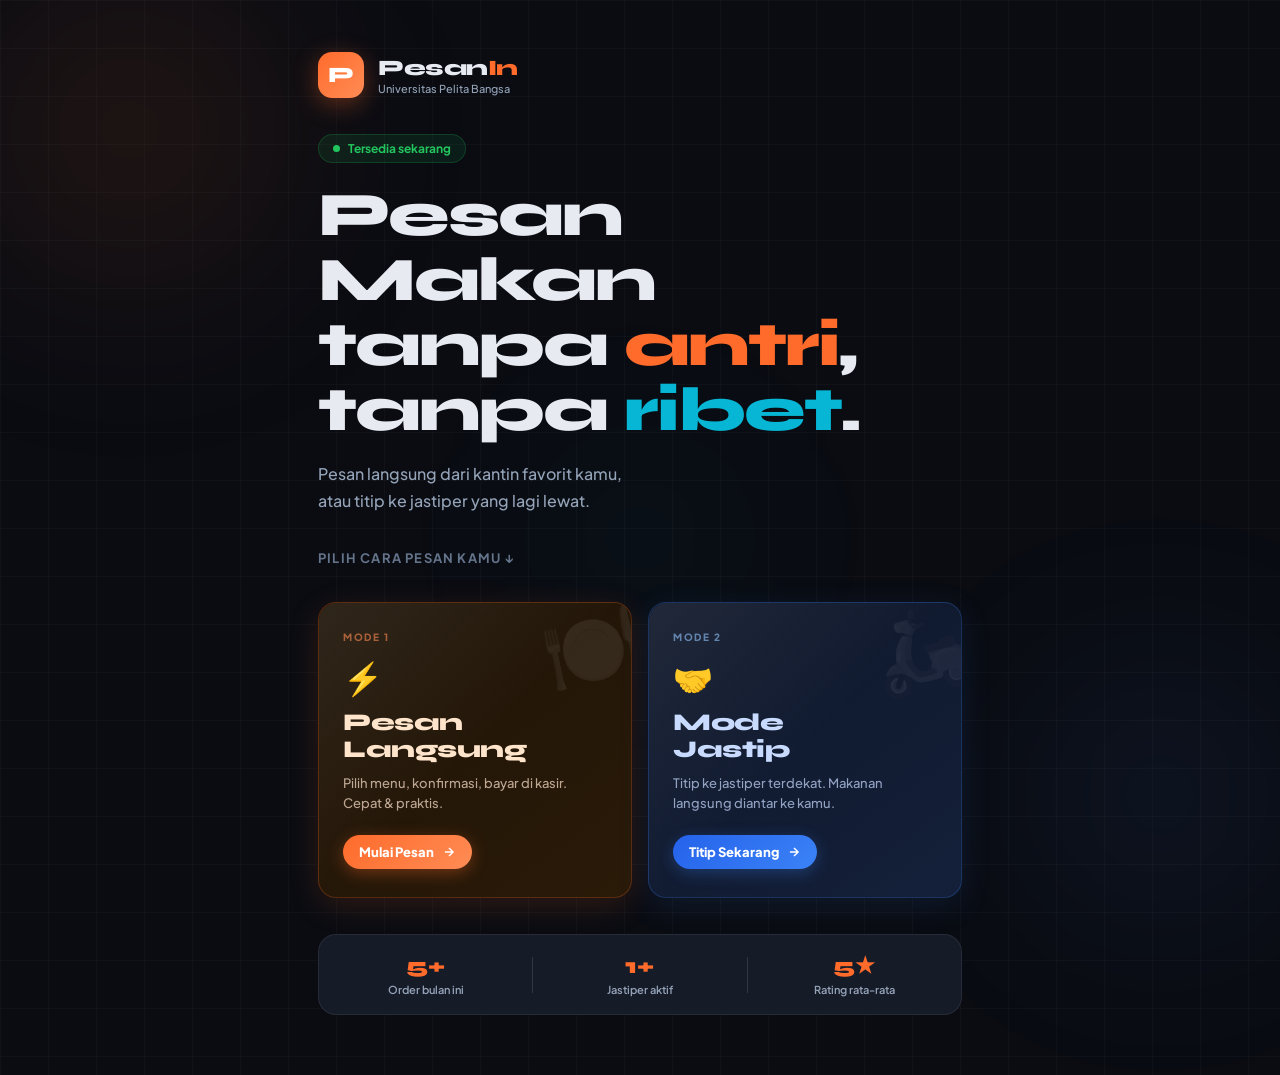
<file: index.html>
<!DOCTYPE html>
<html lang="id">
<head>
  <meta charset="UTF-8">
  <meta name="viewport" content="width=device-width, initial-scale=1.0">
  <title>PesanIn — Pesan Makan di Kampus</title>
  <link rel="preconnect" href="https://fonts.googleapis.com">
  <link rel="preconnect" href="https://fonts.gstatic.com" crossorigin>
  <link href="https://fonts.googleapis.com/css2?family=Syne:wght@700;800&family=Plus+Jakarta+Sans:wght@400;500;600;700;800&display=swap" rel="stylesheet">
  <link rel="stylesheet" href="landing.css">
</head>
<body>

  <!-- ========== SCREEN 1: LANDING ========== -->
  <div class="screen active" id="screen-landing">

    <!-- BG blobs -->
    <div class="bg-blob b1"></div>
    <div class="bg-blob b2"></div>
    <div class="bg-blob b3"></div>

    <!-- Grid texture -->
    <div class="grid-texture"></div>

    <div class="landing-wrap">

      <!-- Logo -->
      <div class="logo-wrap" data-anim="0">
        <div class="logo-icon">
          <span>P</span>
        </div>
        <div class="logo-text">
          <span class="lt-main">Pesan<span class="h1-accent">In</span></span>
          <span class="lt-sub">Universitas Pelita Bangsa</span>
        </div>
      </div>

      <!-- Hero text -->
      <div class="hero-block" data-anim="1">
        <div class="hero-eyebrow">
          <span class="dot-live"></span>
          Tersedia sekarang
        </div>
        <h1 class="hero-h1">
          Pesan Makan<br>
          tanpa <span class="h1-accent">antri</span>,<br>
          tanpa <span class="h1-accent2">ribet</span>.
        </h1>
        <p class="hero-p">
          Pesan langsung dari kantin favorit kamu,<br>
          atau titip ke jastiper yang lagi lewat.
        </p>
      </div>

      <!-- Mode Selector -->
      <div class="mode-title" data-anim="2">Pilih cara pesan kamu ↓</div>
      <div class="mode-grid" data-anim="3">

        <button class="mode-card mode-langsung" onclick="selectMode('langsung')">
          <div class="mode-bg-icon">🍽️</div>
          <div class="mode-content">
            <div class="mode-tag">Mode 1</div>
            <div class="mode-emoji">⚡</div>
            <h2 class="mode-title-text">Pesan<br>Langsung</h2>
            <p class="mode-desc">Pilih menu, konfirmasi, bayar di kasir. Cepat & praktis.</p>
            <div class="mode-cta">
              Mulai Pesan
              <svg viewBox="0 0 24 24" fill="none" stroke="currentColor" stroke-width="2.5"><path d="M5 12h14M12 5l7 7-7 7"/></svg>
            </div>
          </div>
          <div class="mode-shine"></div>
        </button>

        <button class="mode-card mode-jastip" onclick="selectMode('jastip')">
          <div class="mode-bg-icon">🛵</div>
          <div class="mode-content">
            <div class="mode-tag">Mode 2</div>
            <div class="mode-emoji">🤝</div>
            <h2 class="mode-title-text">Mode<br>Jastip</h2>
            <p class="mode-desc">Titip ke jastiper terdekat. Makanan langsung diantar ke kamu.</p>
            <div class="mode-cta">
              Titip Sekarang
              <svg viewBox="0 0 24 24" fill="none" stroke="currentColor" stroke-width="2.5"><path d="M5 12h14M12 5l7 7-7 7"/></svg>
            </div>
          </div>
          <div class="mode-shine"></div>
        </button>

      </div>

      <!-- Stats strip -->
      <div class="stats-strip" data-anim="4">
        <div class="strip-item">
          <span class="strip-num">5+</span>
          <span class="strip-label">Order bulan ini</span>
        </div>
        <div class="strip-divider"></div>
        <div class="strip-item">
          <span class="strip-num">1+</span>
          <span class="strip-label">Jastiper aktif</span>
        </div>
        <div class="strip-divider"></div>
        <div class="strip-item">
          <span class="strip-num">5★</span>
          <span class="strip-label">Rating rata-rata</span>
        </div>
      </div>

    </div>
  </div>

  <!-- ========== SCREEN 2: PILIH KANTIN ========== -->
  <div class="screen" id="screen-kantin">

    <div class="bg-blob b1" style="opacity:0.4"></div>
    <div class="bg-blob b3" style="opacity:0.3"></div>
    <div class="grid-texture"></div>

    <div class="kantin-wrap">

      <!-- Back + header -->
      <button class="back-btn" onclick="goBack()">
        <svg viewBox="0 0 24 24" fill="none" stroke="currentColor" stroke-width="2.5"><path d="M19 12H5M12 19l-7-7 7-7"/></svg>
        Kembali
      </button>

      <div class="kantin-header">
        <div class="mode-badge" id="modeBadge">⚡ Pesan Langsung</div>
        <h1 class="kantin-h1">Pilih <span>Kantin</span></h1>
        <p class="kantin-sub">Di mana kamu mau pesan hari ini?</p>
      </div>

      <!-- Kantin Grid -->
      <div class="kantin-grid" id="kantinGrid">

        <!-- Kantin Mas Broow -->
        <div class="kantin-card available" onclick="goToKantin('masbroow')" id="card-masbroow">
          <div class="kc-glow"></div>
          <div class="kc-top">
            <div class="kc-emoji">🎓</div>
            <div class="kc-badge open">Buka</div>
          </div>
          <div class="kc-body">
            <h2 class="kc-name">Kantin Mas Broow</h2>
            <p class="kc-loc">📍 Area Parkir Pojok</p>
            <div class="kc-tags">
              <span class="kc-tag">Indomie</span>
              <span class="kc-tag">Mie Ayam</span>
              <span class="kc-tag">Nasi Goreng</span>
              <span class="kc-tag">+7 menu</span>
            </div>
            <div class="kc-meta">
              <span>⭐ 4.9</span>
              <span>·</span>
              <span>80+ menu</span>
              <span>·</span>
              <span>Mulai Rp8k</span>
            </div>
          </div>
          <div class="kc-cta">
            Lihat Menu
            <svg viewBox="0 0 24 24" fill="none" stroke="currentColor" stroke-width="2.5"><path d="M5 12h14M12 5l7 7-7 7"/></svg>
          </div>
        </div>

        <!-- Kantin Tribun -->
        <div class="kantin-card available" onclick="goToKantin('tribun')" id="card-tribun">
          <div class="kc-glow" style="background: radial-gradient(circle at 30% 30%, rgba(59,130,246,0.18), transparent 65%)"></div>
          <div class="kc-top">
            <div class="kc-emoji">🏟️</div>
            <div class="kc-badge open">Buka</div>
          </div>
          <div class="kc-body">
            <h2 class="kc-name">Kantin Tribun</h2>
            <p class="kc-loc">📍 Area Tribun Kampus</p>
            <div class="kc-tags">
              <span class="kc-tag">Nasi Box</span>
              <span class="kc-tag">Gorengan</span>
              <span class="kc-tag">Minuman</span>
              <span class="kc-tag">+stand lain</span>
            </div>
            <div class="kc-meta">
              <span>⭐ 4.8</span>
              <span>·</span>
              <span>Banyak stand</span>
              <span>·</span>
              <span>Mulai Rp5k</span>
            </div>
          </div>
          <div class="kc-cta">
            Lihat Stand
            <svg viewBox="0 0 24 24" fill="none" stroke="currentColor" stroke-width="2.5"><path d="M5 12h14M12 5l7 7-7 7"/></svg>
          </div>
        </div>

        <!-- Coming Soon cards -->
        <div class="kantin-card coming-soon">
          <div class="kc-top">
            <div class="kc-emoji cs-emoji">🍜</div>
            <div class="kc-badge soon">Segera</div>
          </div>
          <div class="kc-body">
            <h2 class="kc-name cs-name">Kantin Baru</h2>
            <p class="kc-loc">📍 Akan hadir</p>
            <div class="cs-bar"></div>
          </div>
          <div class="kc-cta cs-cta">Segera Hadir 🔜</div>
        </div>

        <div class="kantin-card coming-soon">
          <div class="kc-top">
            <div class="kc-emoji cs-emoji">☕</div>
            <div class="kc-badge soon">Segera</div>
          </div>
          <div class="kc-body">
            <h2 class="kc-name cs-name">Stand Minuman</h2>
            <p class="kc-loc">📍 Akan hadir</p>
            <div class="cs-bar"></div>
          </div>
          <div class="kc-cta cs-cta">Segera Hadir 🔜</div>
        </div>

      </div>

      <!-- Info strip -->
      <div class="info-strip">
        <span>💡</span>
        <span>Lebih banyak kantin & stand akan ditambahkan. Stay tuned!</span>
      </div>

    </div>
  </div>

  <!-- ========== SCREEN 3: TRIBUN STAND PICKER ========== -->
  <div class="screen" id="screen-tribun">

    <div class="bg-blob b1" style="opacity:0.4"></div>
    <div class="grid-texture"></div>

    <div class="kantin-wrap">

      <button class="back-btn" onclick="backToKantin()">
        <svg viewBox="0 0 24 24" fill="none" stroke="currentColor" stroke-width="2.5"><path d="M19 12H5M12 19l-7-7 7-7"/></svg>
        Pilih Kantin
      </button>

      <div class="kantin-header">
        <div class="mode-badge" style="background:rgba(59,130,246,0.12);color:#3B82F6;border-color:rgba(59,130,246,0.2)">🏟️ Kantin Tribun</div>
        <h1 class="kantin-h1">Pilih <span>Stand</span></h1>
        <p class="kantin-sub">Kantin Tribun punya banyak pilihan stand</p>
      </div>

      <div class="kantin-grid">

        <div class="kantin-card available" onclick="goToStand('tribun-nasi')">
          <div class="kc-glow" style="background:radial-gradient(circle at 30% 30%,rgba(34,197,94,0.15),transparent 65%)"></div>
          <div class="kc-top"><div class="kc-emoji">🍱</div><div class="kc-badge open">Buka</div></div>
          <div class="kc-body">
            <h2 class="kc-name">Stand Nasi & Lauk</h2>
            <p class="kc-loc">📍 Stand A – Tribun</p>
            <div class="kc-tags"><span class="kc-tag">Nasi Box</span><span class="kc-tag">Ayam</span><span class="kc-tag">Lele</span></div>
            <div class="kc-meta"><span>⭐ 4.8</span><span>·</span><span>Mulai Rp12k</span></div>
          </div>
          <div class="kc-cta">Lihat Menu <svg viewBox="0 0 24 24" fill="none" stroke="currentColor" stroke-width="2.5"><path d="M5 12h14M12 5l7 7-7 7"/></svg></div>
        </div>

        <div class="kantin-card available" onclick="goToStand('tribun-gorengan')">
          <div class="kc-glow" style="background:radial-gradient(circle at 30% 30%,rgba(251,191,36,0.15),transparent 65%)"></div>
          <div class="kc-top"><div class="kc-emoji">🍟</div><div class="kc-badge open">Buka</div></div>
          <div class="kc-body">
            <h2 class="kc-name">Stand Gorengan</h2>
            <p class="kc-loc">📍 Stand B – Tribun</p>
            <div class="kc-tags"><span class="kc-tag">Pisang Goreng</span><span class="kc-tag">Tahu</span><span class="kc-tag">Tempe</span></div>
            <div class="kc-meta"><span>⭐ 4.7</span><span>·</span><span>Mulai Rp2k</span></div>
          </div>
          <div class="kc-cta">Lihat Menu <svg viewBox="0 0 24 24" fill="none" stroke="currentColor" stroke-width="2.5"><path d="M5 12h14M12 5l7 7-7 7"/></svg></div>
        </div>

        <div class="kantin-card available" onclick="goToStand('tribun-minum')">
          <div class="kc-glow" style="background:radial-gradient(circle at 30% 30%,rgba(14,165,233,0.15),transparent 65%)"></div>
          <div class="kc-top"><div class="kc-emoji">🥤</div><div class="kc-badge open">Buka</div></div>
          <div class="kc-body">
            <h2 class="kc-name">Stand Minuman</h2>
            <p class="kc-loc">📍 Stand C – Tribun</p>
            <div class="kc-tags"><span class="kc-tag">Es Teh</span><span class="kc-tag">Jus</span><span class="kc-tag">Kopi</span></div>
            <div class="kc-meta"><span>⭐ 4.9</span><span>·</span><span>Mulai Rp5k</span></div>
          </div>
          <div class="kc-cta">Lihat Menu <svg viewBox="0 0 24 24" fill="none" stroke="currentColor" stroke-width="2.5"><path d="M5 12h14M12 5l7 7-7 7"/></svg></div>
        </div>

        <div class="kantin-card coming-soon">
          <div class="kc-top"><div class="kc-emoji cs-emoji">🍢</div><div class="kc-badge soon">Segera</div></div>
          <div class="kc-body">
            <h2 class="kc-name cs-name">Stand Lainnya</h2>
            <p class="kc-loc">📍 Akan hadir</p>
            <div class="cs-bar"></div>
          </div>
          <div class="kc-cta cs-cta">Segera Hadir 🔜</div>
        </div>

      </div>

      <div class="info-strip">
        <span>💡</span>
        <span>Stand di Kantin Tribun terus bertambah. Pantau terus ya!</span>
      </div>

    </div>
  </div>

  <!-- ========== TOAST ========== -->
  <div class="toast" id="toast"></div>

  <script src="landing.js"></script>
</body>
</html>
</file>
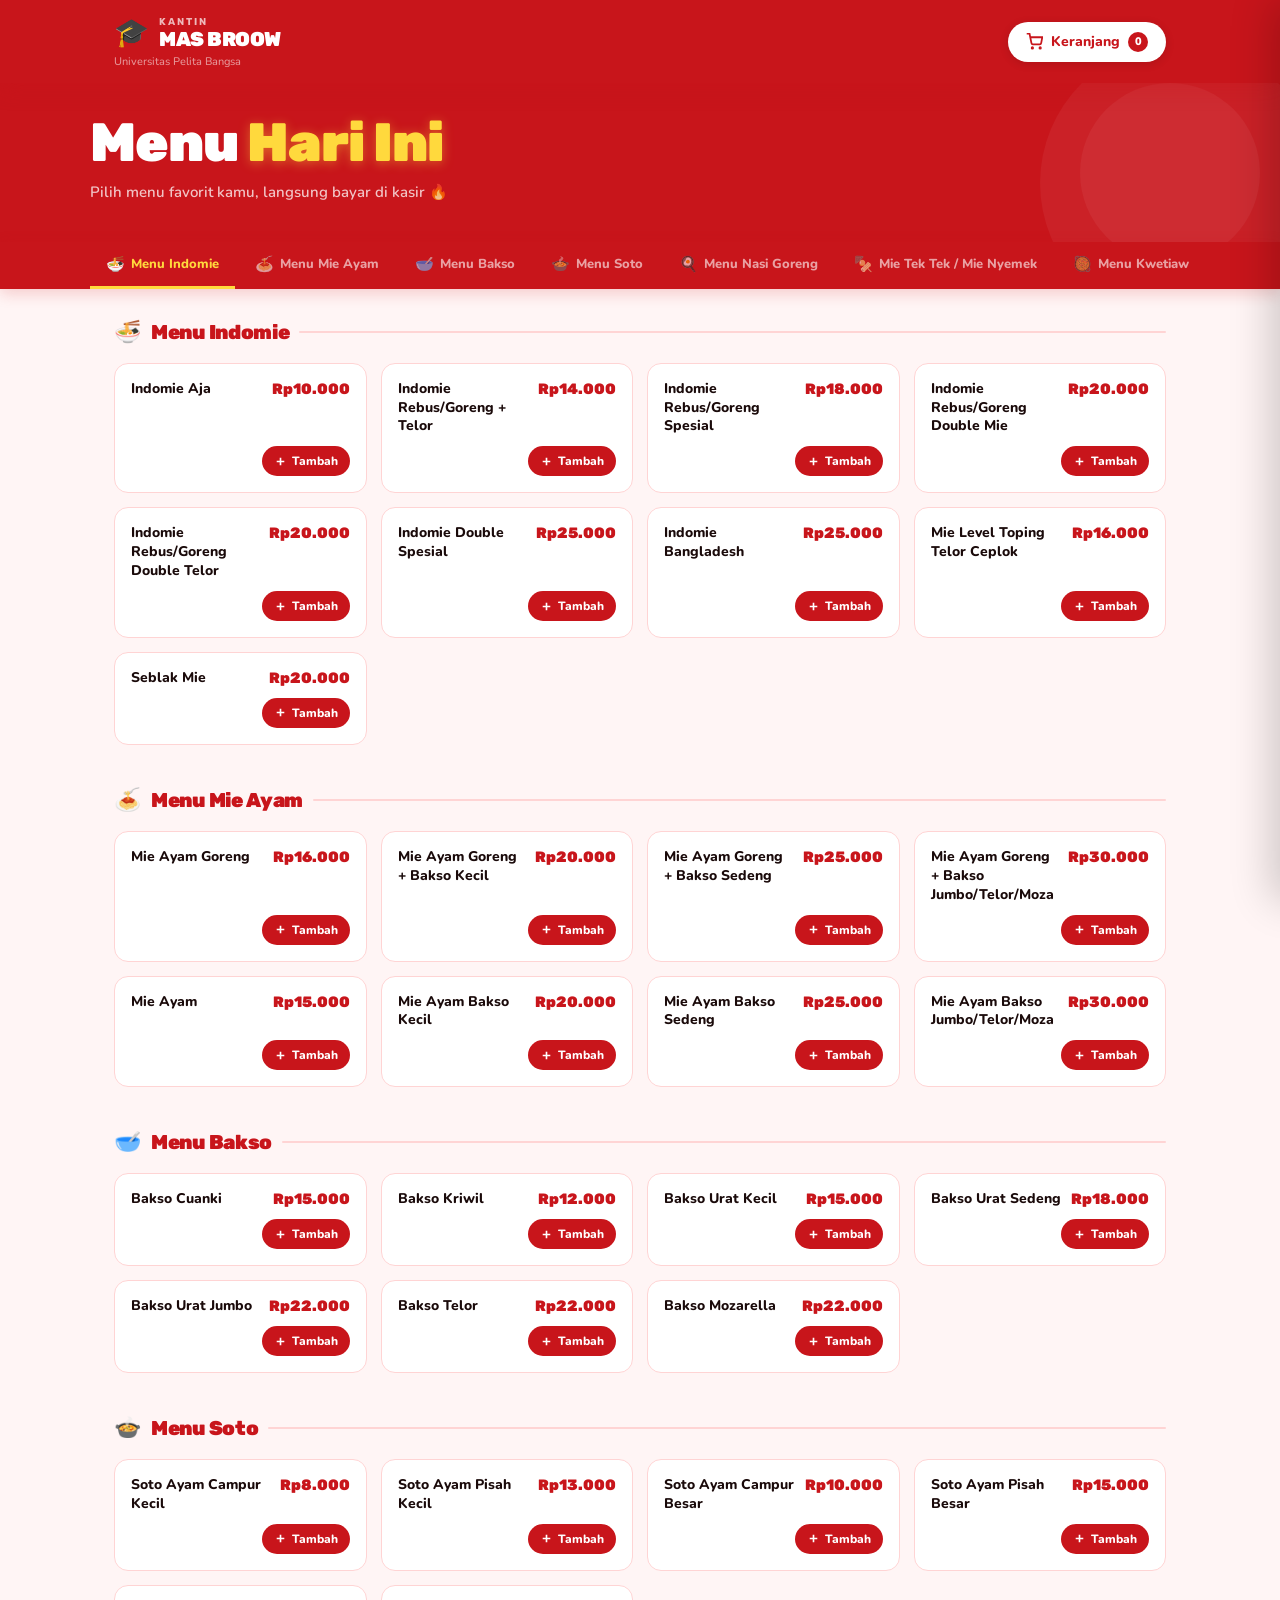
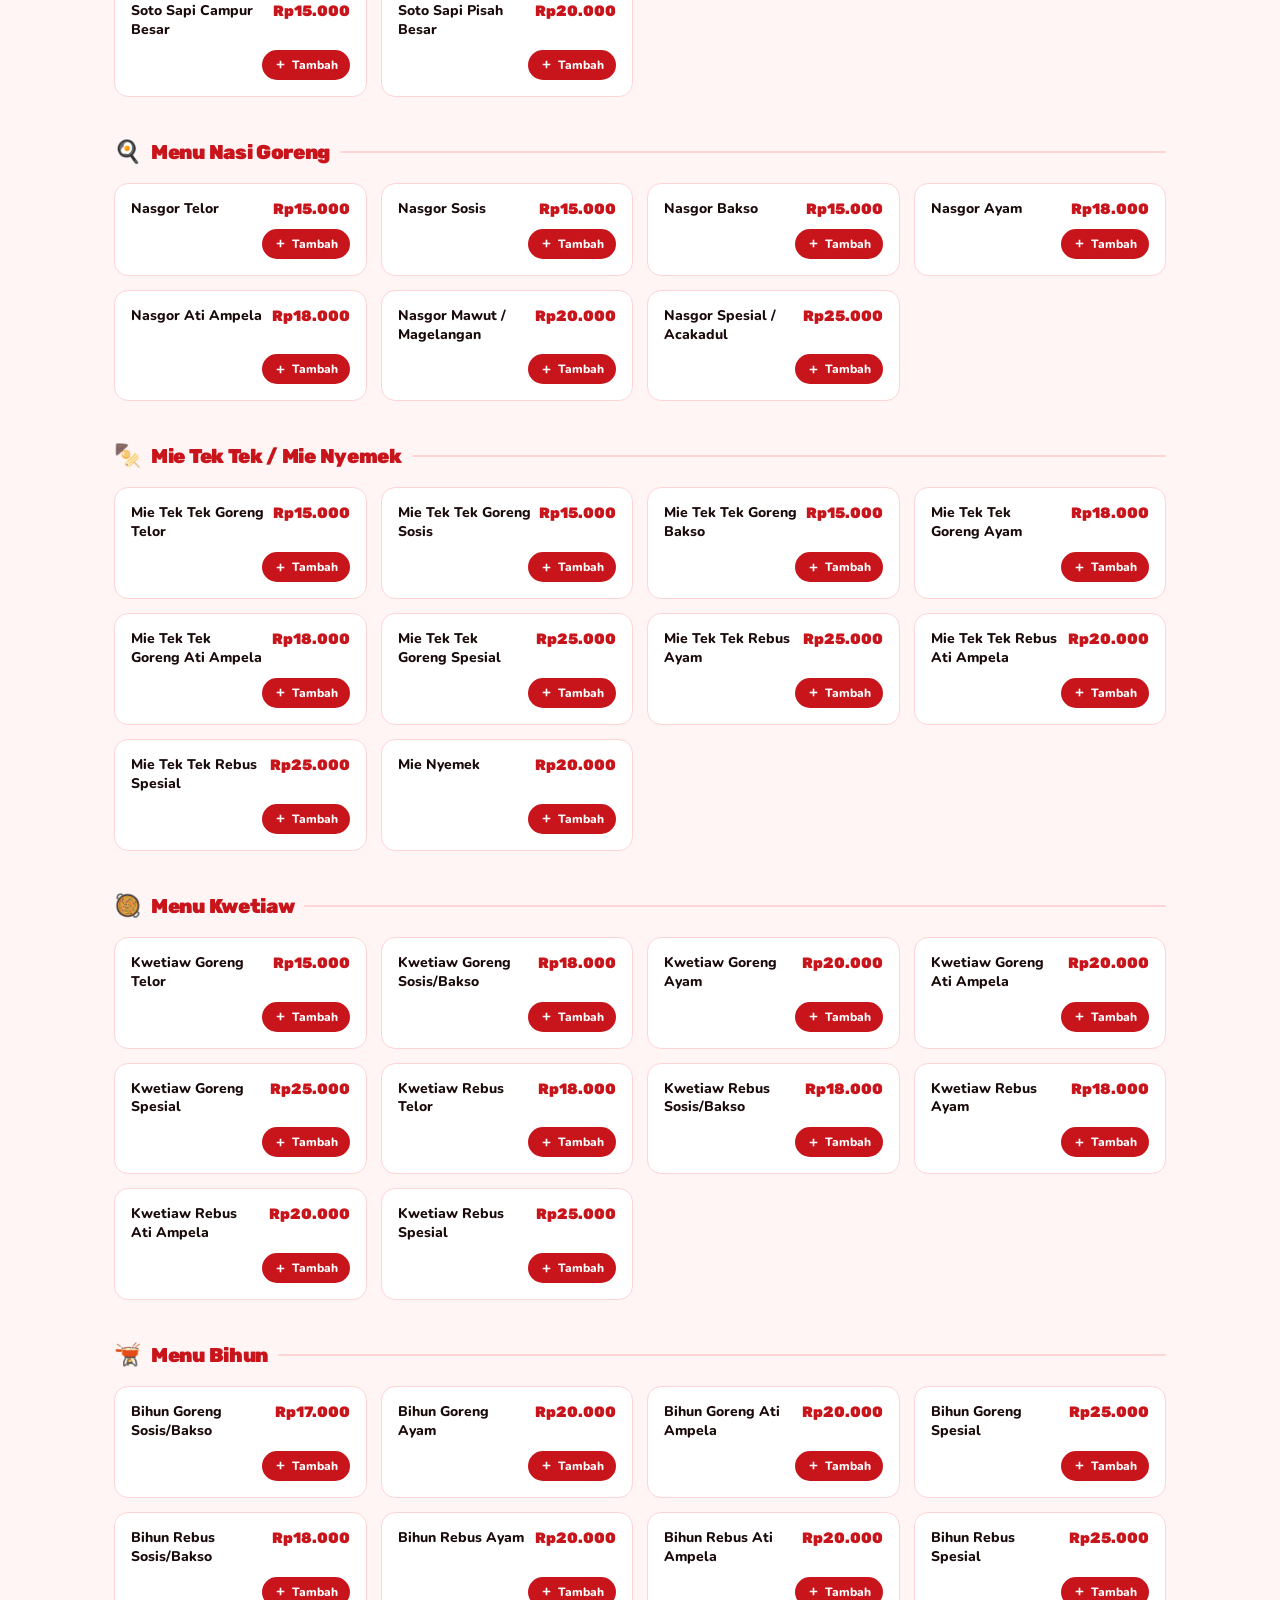
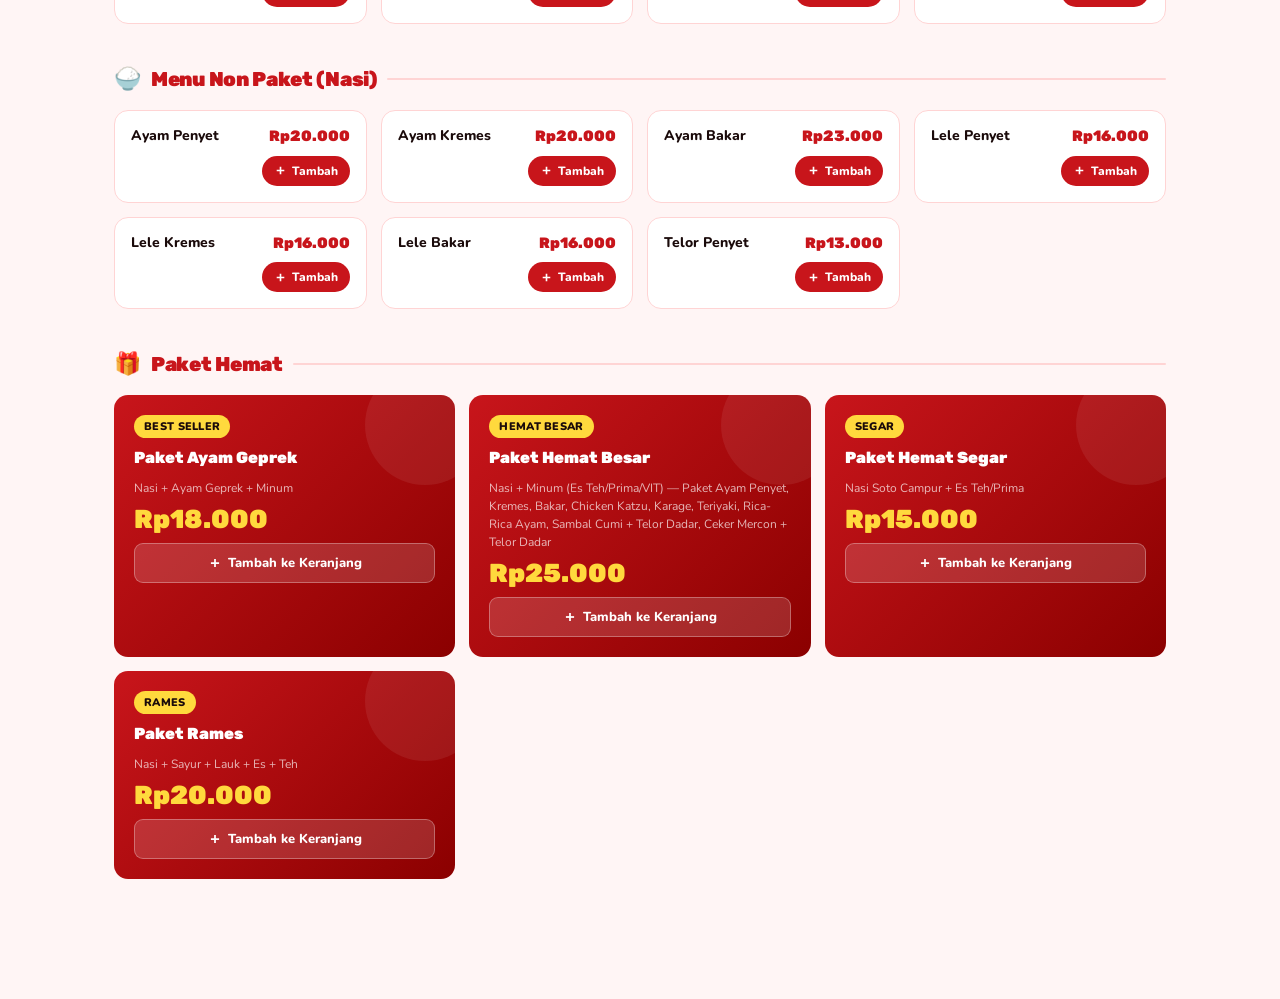
<file: masbroow/index.html>
<!DOCTYPE html>
<html lang="id">
<head>
  <meta charset="UTF-8">
  <meta name="viewport" content="width=device-width, initial-scale=1.0">
  <title>Kantin Mas Broow — Pesan Online</title>
  <link rel="preconnect" href="https://fonts.googleapis.com">
  <link rel="preconnect" href="https://fonts.gstatic.com" crossorigin>
  <link href="https://fonts.googleapis.com/css2?family=Nunito:wght@400;500;600;700;800;900&family=Rubik:wght@400;500;600;700;800;900&display=swap" rel="stylesheet">
  <link rel="stylesheet" href="style.css">
</head>
<body>

  <!-- HEADER -->
  <header class="header">
    <div class="header-inner">
      <div class="brand">
        <div class="brand-logo">
          <span class="logo-hat">🎓</span>
          <div class="brand-text">
            <span class="brand-kantin">KANTIN</span>
            <span class="brand-name">MAS BROOW</span>
          </div>
        </div>
        <div class="brand-tag">Universitas Pelita Bangsa</div>
      </div>
      <button class="cart-btn" id="cartBtn" onclick="toggleCart()">
        <svg viewBox="0 0 24 24" fill="none" stroke="currentColor" stroke-width="2.5"><circle cx="9" cy="21" r="1"/><circle cx="20" cy="21" r="1"/><path d="M1 1h4l2.68 13.39a2 2 0 0 0 2 1.61h9.72a2 2 0 0 0 2-1.61L23 6H6"/></svg>
        Keranjang
        <span class="cart-count" id="cartCount">0</span>
      </button>
    </div>
  </header>

  <!-- HERO -->
  <div class="hero">
    <div class="hero-inner">
      <h1 class="hero-title">Menu <span>Hari Ini</span></h1>
      <p class="hero-sub">Pilih menu favorit kamu, langsung bayar di kasir 🔥</p>
    </div>
    <div class="hero-pattern"></div>
  </div>

  <!-- CATEGORY TABS -->
  <div class="cat-wrap">
    <div class="cat-tabs" id="catTabs"></div>
  </div>

  <!-- MENU GRID -->
  <main class="main-content">
    <div class="menu-section" id="menuSection"></div>
  </main>

  <!-- CART SIDEBAR -->
  <div class="cart-overlay" id="cartOverlay" onclick="toggleCart()"></div>
  <div class="cart-drawer" id="cartDrawer">
    <div class="cart-header">
      <h2>Keranjang Pesanan</h2>
      <button class="close-cart" onclick="toggleCart()">✕</button>
    </div>

    <div class="cart-empty" id="cartEmpty">
      <div class="empty-icon">🛒</div>
      <p>Keranjang masih kosong</p>
      <span>Tambah menu dulu yuk!</span>
    </div>

    <div class="cart-items" id="cartItems"></div>

    <div class="cart-footer" id="cartFooter" style="display:none">
      <div class="cart-subtotal">
        <div class="subtotal-row">
          <span>Subtotal</span>
          <span id="subtotalVal">Rp0</span>
        </div>
        <div class="subtotal-row total">
          <span>Total</span>
          <span id="totalVal">Rp0</span>
        </div>
      </div>
      <div class="cart-note">
        <label>Pickup (opsional)</label>
        <input type="text" id="noteInput" placeholder="Pesanan diambil sekitar 30 menit lagi.." class="note-input">
      </div>
      <button class="btn-order" onclick="konfirmasiOrder()">
        <svg viewBox="0 0 24 24" fill="none" stroke="currentColor" stroke-width="2.5"><polyline points="9,11 12,14 22,4"/><path d="M21 12v7a2 2 0 0 1-2 2H5a2 2 0 0 1-2-2V5a2 2 0 0 1 2-2h11"/></svg>
        Konfirmasi & Bayar di Kasir
      </button>
      <button class="btn-clear" onclick="clearCart()">Kosongkan Keranjang</button>
    </div>
  </div>

  <!-- ORDER SUMMARY MODAL -->
  <div class="modal-overlay" id="modalOverlay">
    <div class="modal" id="modal">
      <div class="modal-icon">✅</div>
      <h3 class="modal-title">Pesanan Dikonfirmasi!</h3>
      <p class="modal-sub">Tunjukkan ringkasan ini ke kasir</p>
      <div class="modal-receipt" id="modalReceipt"></div>
      <div class="modal-total" id="modalTotal"></div>
      <div class="modal-note-display" id="modalNoteDisplay"></div>
      <button class="btn-modal-close" onclick="closeModal()">Selesai</button>
    </div>
  </div>

  <!-- FLOATING CART SUMMARY (Mobile) -->
  <div class="float-cart" id="floatCart" style="display:none" onclick="toggleCart()">
    <div class="float-left">
      <span class="float-count" id="floatCount">0 item</span>
      <span class="float-total" id="floatTotal">Rp0</span>
    </div>
    <span class="float-cta">Lihat Keranjang →</span>
  </div>

  <script src="app.js"></script>
</body>
</html>
</file>
<file: landing.css>
/* ========================
   RESET & BASE
======================== */
*, *::before, *::after { box-sizing: border-box; margin: 0; padding: 0; }
html { scroll-behavior: smooth; }
body {
  font-family: 'Plus Jakarta Sans', sans-serif;
  background: #0A0C12;
  color: #E8EAF2;
  min-height: 100vh;
  overflow-x: hidden;
}
button { font-family: inherit; cursor: pointer; border: none; outline: none; }

/* ========================
   CSS VARIABLES
======================== */
:root {
  --bg:       #0A0C12;
  --bg2:      #10131C;
  --card:     #161B28;
  --card2:    #1C2235;
  --border:   rgba(255,255,255,0.07);
  --border2:  rgba(255,255,255,0.12);
  --orange:   #FF6B2B;
  --orange2:  #FF8C55;
  --orange-g: linear-gradient(135deg, #FF6B2B, #FF8C55);
  --blue:     #3B82F6;
  --teal:     #06B6D4;
  --green:    #22C55E;
  --yellow:   #FBBF24;
  --red:      #EF4444;
  --text:     #E8EAF2;
  --muted:    #64748B;
  --muted2:   #94A3B8;
  --radius:   18px;
  --radius-sm:10px;
}

/* ========================
   SCREENS
======================== */
.screen {
  display: none;
  min-height: 100vh;
  position: relative;
  overflow: hidden;
}
.screen.active { display: block; }
.screen.slide-in  { animation: slideInR 0.38s cubic-bezier(.4,0,.2,1) forwards; }
.screen.slide-out { animation: slideOutL 0.38s cubic-bezier(.4,0,.2,1) forwards; }
.screen.slide-back-in  { animation: slideInL 0.38s cubic-bezier(.4,0,.2,1) forwards; }
.screen.slide-back-out { animation: slideOutR 0.38s cubic-bezier(.4,0,.2,1) forwards; }

@keyframes slideInR  { from { opacity:0; transform:translateX(48px) } to { opacity:1; transform:translateX(0) } }
@keyframes slideOutL { from { opacity:1; transform:translateX(0) } to { opacity:0; transform:translateX(-48px) } }
@keyframes slideInL  { from { opacity:0; transform:translateX(-48px) } to { opacity:1; transform:translateX(0) } }
@keyframes slideOutR { from { opacity:1; transform:translateX(0) } to { opacity:0; transform:translateX(48px) } }

/* ========================
   BG BLOBS
======================== */
.bg-blob {
  position: absolute;
  border-radius: 50%;
  pointer-events: none;
  filter: blur(80px);
  z-index: 0;
}
.b1 {
  width: 500px; height: 500px;
  top: -120px; left: -120px;
  background: radial-gradient(circle, rgba(255,107,43,0.12), transparent 70%);
}
.b2 {
  width: 400px; height: 400px;
  bottom: 80px; right: -80px;
  background: radial-gradient(circle, rgba(59,130,246,0.1), transparent 70%);
}
.b3 {
  width: 300px; height: 300px;
  top: 50%; left: 50%;
  transform: translate(-50%,-50%);
  background: radial-gradient(circle, rgba(6,182,212,0.06), transparent 70%);
}

/* ========================
   GRID TEXTURE
======================== */
.grid-texture {
  position: absolute; inset: 0;
  background-image:
    linear-gradient(rgba(255,255,255,0.025) 1px, transparent 1px),
    linear-gradient(90deg, rgba(255,255,255,0.025) 1px, transparent 1px);
  background-size: 48px 48px;
  z-index: 0;
  pointer-events: none;
}

/* ========================
   LANDING SCREEN
======================== */
.landing-wrap {
  position: relative; z-index: 1;
  max-width: 700px;
  margin: 0 auto;
  padding: 52px 28px 60px;
  display: flex;
  flex-direction: column;
  gap: 36px;
}

/* Logo */
.logo-wrap {
  display: flex; align-items: center; gap: 14px;
  opacity: 0; animation: fadeUp 0.5s ease forwards;
}
.logo-icon {
  width: 46px; height: 46px;
  background: var(--orange-g);
  border-radius: 14px;
  display: flex; align-items: center; justify-content: center;
  font-family: 'Syne', sans-serif;
  font-size: 22px; font-weight: 800; color: #fff;
  box-shadow: 0 6px 24px rgba(255,107,43,0.35);
}
.lt-main {
  display: block;
  font-family: 'Syne', sans-serif;
  font-size: 22px; font-weight: 800;
  letter-spacing: -0.5px;
}
.lt-sub {
  display: block;
  font-size: 11px; color: var(--muted2);
  font-weight: 500; margin-top: 1px;
}

/* Hero */
.hero-block {
  opacity: 0; animation: fadeUp 0.5s 0.1s ease forwards;
}
.hero-eyebrow {
  display: inline-flex; align-items: center; gap: 8px;
  background: rgba(34,197,94,0.1);
  border: 1px solid rgba(34,197,94,0.2);
  color: var(--green);
  font-size: 12px; font-weight: 700;
  padding: 6px 14px; border-radius: 30px;
  margin-bottom: 20px;
}
.dot-live {
  width: 7px; height: 7px;
  border-radius: 50%;
  background: var(--green);
  animation: livePulse 1.5s ease-in-out infinite;
}
@keyframes livePulse {
  0%,100% { opacity:1; transform:scale(1) }
  50% { opacity:.5; transform:scale(.8) }
}

.hero-h1 {
  font-family: 'Syne', sans-serif;
  font-size: clamp(38px, 7vw, 62px);
  font-weight: 800;
  line-height: 1.05;
  letter-spacing: -2px;
  margin-bottom: 18px;
}
.h1-accent  { color: var(--orange); }
.h1-accent2 { color: var(--teal); }
.hero-p {
  font-size: 16px; color: var(--muted2);
  line-height: 1.65; font-weight: 500;
}

/* Mode title */
.mode-title {
  font-size: 13px; font-weight: 700;
  color: var(--muted);
  text-transform: uppercase; letter-spacing: 1.2px;
  opacity: 0; animation: fadeUp 0.5s 0.2s ease forwards;
}

/* Mode grid */
.mode-grid {
  display: grid;
  grid-template-columns: 1fr 1fr;
  gap: 16px;
  opacity: 0; animation: fadeUp 0.5s 0.3s ease forwards;
}

.mode-card {
  position: relative;
  border-radius: var(--radius);
  padding: 28px 24px;
  text-align: left;
  overflow: hidden;
  transition: transform 0.22s, box-shadow 0.22s;
  cursor: pointer;
  border: 1.5px solid transparent;
}
.mode-card:hover { transform: translateY(-4px); }
.mode-card:active { transform: translateY(-1px); }

/* Shine effect */
.mode-shine {
  position: absolute; inset: 0;
  background: linear-gradient(135deg, rgba(255,255,255,0.08) 0%, transparent 50%);
  pointer-events: none;
  border-radius: inherit;
}

.mode-bg-icon {
  position: absolute;
  top: -10px; right: -10px;
  font-size: 80px;
  opacity: 0.08;
  pointer-events: none;
  transform: rotate(-12deg);
  filter: grayscale(1);
}

.mode-content { position: relative; z-index: 1; }
.mode-tag {
  font-size: 10px; font-weight: 800;
  text-transform: uppercase; letter-spacing: 1.5px;
  margin-bottom: 14px;
  opacity: 0.6;
}
.mode-emoji { font-size: 32px; margin-bottom: 12px; }
.mode-title-text {
  font-family: 'Syne', sans-serif;
  font-size: 24px; font-weight: 800;
  line-height: 1.1;
  letter-spacing: -0.5px;
  margin-bottom: 10px;
}
.mode-desc {
  font-size: 13px;
  line-height: 1.55;
  opacity: 0.7;
  margin-bottom: 22px;
  font-weight: 500;
}
.mode-cta {
  display: inline-flex; align-items: center; gap: 8px;
  font-size: 13px; font-weight: 800;
  padding: 9px 16px;
  border-radius: 30px;
  transition: gap 0.18s;
}
.mode-cta svg { width: 14px; height: 14px; transition: transform 0.18s; }
.mode-card:hover .mode-cta svg { transform: translateX(4px); }
.mode-card:hover .mode-cta { gap: 12px; }

/* Pesan Langsung card */
.mode-langsung {
  background: linear-gradient(145deg, #1E1408, #2A1A08);
  border-color: rgba(255,107,43,0.25);
  box-shadow: 0 8px 32px rgba(255,107,43,0.15);
  color: #FFE4CC;
}
.mode-langsung .mode-tag { color: var(--orange2); }
.mode-langsung .mode-cta {
  background: var(--orange-g);
  color: #fff;
  box-shadow: 0 4px 16px rgba(255,107,43,0.35);
}
.mode-langsung:hover { box-shadow: 0 16px 48px rgba(255,107,43,0.28); }

/* Jastip card */
.mode-jastip {
  background: linear-gradient(145deg, #0E1628, #14203A);
  border-color: rgba(59,130,246,0.25);
  box-shadow: 0 8px 32px rgba(59,130,246,0.12);
  color: #C8DBFF;
}
.mode-jastip .mode-tag { color: #93C5FD; }
.mode-jastip .mode-cta {
  background: linear-gradient(135deg, #2563EB, #3B82F6);
  color: #fff;
  box-shadow: 0 4px 16px rgba(59,130,246,0.3);
}
.mode-jastip:hover { box-shadow: 0 16px 48px rgba(59,130,246,0.22); }

/* Stats strip */
.stats-strip {
  display: flex; align-items: center;
  gap: 0;
  background: var(--card);
  border: 1px solid var(--border);
  border-radius: var(--radius);
  padding: 18px 0;
  opacity: 0; animation: fadeUp 0.5s 0.4s ease forwards;
}
.strip-item {
  flex: 1; text-align: center;
  display: flex; flex-direction: column; gap: 4px;
}
.strip-num {
  font-family: 'Syne', sans-serif;
  font-size: 22px; font-weight: 800;
  color: var(--orange);
}
.strip-label { font-size: 11px; color: var(--muted2); font-weight: 600; }
.strip-divider {
  width: 1px; height: 36px;
  background: var(--border2);
  flex-shrink: 0;
}

/* ========================
   KANTIN SCREEN
======================== */
.kantin-wrap {
  position: relative; z-index: 1;
  max-width: 900px;
  margin: 0 auto;
  padding: 40px 28px 80px;
}

.back-btn {
  display: inline-flex; align-items: center; gap: 8px;
  background: var(--card2);
  border: 1px solid var(--border2);
  color: var(--muted2);
  font-size: 13px; font-weight: 700;
  padding: 9px 16px;
  border-radius: 30px;
  margin-bottom: 36px;
  transition: all 0.18s;
}
.back-btn svg { width: 15px; height: 15px; }
.back-btn:hover { background: var(--card); color: var(--text); border-color: var(--border2); }

.kantin-header {
  margin-bottom: 32px;
  animation: fadeUp 0.4s ease forwards;
}
.mode-badge {
  display: inline-flex; align-items: center; gap: 6px;
  background: rgba(255,107,43,0.1);
  border: 1px solid rgba(255,107,43,0.2);
  color: var(--orange);
  font-size: 12px; font-weight: 700;
  padding: 6px 14px; border-radius: 30px;
  margin-bottom: 14px;
}
.kantin-h1 {
  font-family: 'Syne', sans-serif;
  font-size: clamp(30px, 5vw, 48px);
  font-weight: 800;
  letter-spacing: -1.5px;
  line-height: 1.05;
  margin-bottom: 8px;
}
.kantin-h1 span { color: var(--orange); }
.kantin-sub { font-size: 15px; color: var(--muted2); font-weight: 500; }

/* Kantin grid */
.kantin-grid {
  display: grid;
  grid-template-columns: repeat(auto-fill, minmax(280px, 1fr));
  gap: 16px;
  margin-bottom: 24px;
}

/* Kantin card */
.kantin-card {
  background: var(--card);
  border: 1.5px solid var(--border);
  border-radius: var(--radius);
  padding: 24px;
  position: relative;
  overflow: hidden;
  display: flex;
  flex-direction: column;
  gap: 14px;
  transition: all 0.22s;
  animation: fadeUp 0.4s ease forwards;
}

.kantin-card.available {
  cursor: pointer;
}
.kantin-card.available:hover {
  border-color: rgba(255,107,43,0.35);
  transform: translateY(-4px);
  box-shadow: 0 12px 40px rgba(255,107,43,0.14);
}
.kantin-card.available:active { transform: translateY(-1px); }

.kantin-card.coming-soon {
  opacity: 0.45;
  cursor: not-allowed;
  border-style: dashed;
}

.kc-glow {
  position: absolute;
  inset: 0;
  background: radial-gradient(circle at 30% 30%, rgba(255,107,43,0.12), transparent 65%);
  pointer-events: none;
  border-radius: inherit;
}

.kc-top {
  display: flex; align-items: flex-start;
  justify-content: space-between;
}
.kc-emoji { font-size: 36px; line-height: 1; }
.cs-emoji { filter: grayscale(1); }

.kc-badge {
  font-size: 10px; font-weight: 800;
  padding: 4px 10px; border-radius: 20px;
  text-transform: uppercase; letter-spacing: 0.8px;
}
.kc-badge.open {
  background: rgba(34,197,94,0.12);
  color: var(--green);
  border: 1px solid rgba(34,197,94,0.2);
}
.kc-badge.soon {
  background: rgba(100,116,139,0.12);
  color: var(--muted2);
  border: 1px solid rgba(100,116,139,0.15);
}

.kc-body { display: flex; flex-direction: column; gap: 8px; flex: 1; }
.kc-name {
  font-family: 'Syne', sans-serif;
  font-size: 18px; font-weight: 800;
  letter-spacing: -0.3px;
}
.cs-name { color: var(--muted); }
.kc-loc { font-size: 12px; color: var(--muted2); font-weight: 600; }

.kc-tags {
  display: flex; flex-wrap: wrap; gap: 6px;
  margin-top: 2px;
}
.kc-tag {
  font-size: 11px; font-weight: 700;
  background: var(--card2);
  border: 1px solid var(--border2);
  color: var(--muted2);
  padding: 3px 9px; border-radius: 20px;
}

.kc-meta {
  display: flex; align-items: center; gap: 6px;
  font-size: 12px; color: var(--muted2); font-weight: 600;
}

.kc-cta {
  display: flex; align-items: center; gap: 8px;
  font-size: 13px; font-weight: 800;
  color: var(--orange);
  padding-top: 4px;
  border-top: 1px solid var(--border);
  transition: gap 0.18s;
}
.kc-cta svg { width: 14px; height: 14px; transition: transform 0.18s; }
.kantin-card.available:hover .kc-cta svg { transform: translateX(4px); }
.kantin-card.available:hover .kc-cta { gap: 12px; }
.cs-cta { color: var(--muted); cursor: not-allowed; }

/* Coming soon bar */
.cs-bar {
  height: 8px;
  background: var(--card2);
  border-radius: 4px;
  margin-top: 6px;
  position: relative; overflow: hidden;
}
.cs-bar::after {
  content: '';
  position: absolute; inset: 0;
  background: linear-gradient(90deg, transparent, rgba(255,255,255,0.06), transparent);
  animation: shimmer 1.8s ease-in-out infinite;
  background-size: 200% 100%;
}
@keyframes shimmer {
  0% { transform: translateX(-100%); }
  100% { transform: translateX(100%); }
}

/* Info strip */
.info-strip {
  display: flex; align-items: center; gap: 10px;
  background: rgba(255,107,43,0.06);
  border: 1px solid rgba(255,107,43,0.12);
  border-radius: var(--radius-sm);
  padding: 13px 18px;
  font-size: 13px; color: var(--muted2); font-weight: 600;
}

/* ========================
   TOAST
======================== */
.toast {
  position: fixed;
  bottom: 28px; left: 50%;
  transform: translateX(-50%) translateY(16px);
  background: var(--card2);
  border: 1px solid var(--border2);
  color: var(--text);
  font-size: 13px; font-weight: 700;
  padding: 12px 22px;
  border-radius: 30px;
  box-shadow: 0 8px 32px rgba(0,0,0,0.35);
  z-index: 9999;
  white-space: nowrap;
  opacity: 0;
  transition: all 0.28s ease;
  pointer-events: none;
}
.toast.show {
  opacity: 1;
  transform: translateX(-50%) translateY(0);
}

/* ========================
   ANIMATIONS
======================== */
@keyframes fadeUp {
  from { opacity: 0; transform: translateY(16px); }
  to   { opacity: 1; transform: translateY(0); }
}

/* Stagger anim for data-anim elements */
[data-anim="0"] { animation-delay: 0s; }
[data-anim="1"] { animation-delay: 0.1s; }
[data-anim="2"] { animation-delay: 0.2s; }
[data-anim="3"] { animation-delay: 0.28s; }
[data-anim="4"] { animation-delay: 0.38s; }

/* ========================
   RESPONSIVE
======================== */
@media (max-width: 600px) {
  .landing-wrap { padding: 36px 18px 50px; gap: 28px; }
  .mode-grid { grid-template-columns: 1fr; gap: 12px; }
  .mode-card { padding: 22px 18px; }
  .mode-title-text { font-size: 22px; }
  .stats-strip { border-radius: 14px; }
  .strip-num { font-size: 18px; }

  .kantin-wrap { padding: 28px 16px 60px; }
  .kantin-grid { grid-template-columns: 1fr; }
  .kantin-h1 { font-size: 30px; }
}

@media (max-width: 400px) {
  .hero-h1 { font-size: 32px; }
}
</file>
<file: masbroow/style.css>
/* ========================
   RESET & BASE
======================== */
*, *::before, *::after { box-sizing: border-box; margin: 0; padding: 0; }
html { scroll-behavior: smooth; }
body {
  font-family: 'Nunito', sans-serif;
  background: #FFF5F5;
  color: #1A0A0A;
  min-height: 100vh;
  overflow-x: hidden;
}
button { font-family: inherit; cursor: pointer; border: none; outline: none; }
input { font-family: inherit; outline: none; }

/* ========================
   CSS VARIABLES
======================== */
:root {
  --red:        #C8151B;
  --red2:       #E01E25;
  --red3:       #FF3B42;
  --red-light:  #FFF0F0;
  --red-mid:    #FFDCDC;
  --yellow:     #FFD93D;
  --yellow2:    #F4C200;
  --green:      #1DB954;
  --white:      #FFFFFF;
  --bg:         #FFF5F5;
  --card:       #FFFFFF;
  --border:     #FFD4D4;
  --text:       #1A0A0A;
  --muted:      #8B5E5E;
  --muted2:     #C49898;
  --shadow:     0 2px 16px rgba(200,21,27,0.10);
  --shadow-lg:  0 8px 32px rgba(200,21,27,0.18);
  --radius:     14px;
  --radius-sm:  9px;
}

/* ========================
   HEADER
======================== */
.header {
  background: var(--red);
  position: sticky;
  top: 0; z-index: 100;
  box-shadow: 0 4px 20px rgba(200,21,27,0.35);
}
.header-inner {
  max-width: 1100px;
  margin: 0 auto;
  padding: 14px 24px;
  display: flex;
  align-items: center;
  justify-content: space-between;
  gap: 16px;
}

.brand-logo {
  display: flex; align-items: center; gap: 10px;
}
.logo-hat { font-size: 28px; }
.brand-text {
  display: flex; flex-direction: column;
  line-height: 1.1;
}
.brand-kantin {
  font-family: 'Rubik', sans-serif;
  font-size: 10px; font-weight: 700;
  color: rgba(255,255,255,0.7);
  letter-spacing: 2px;
}
.brand-name {
  font-family: 'Rubik', sans-serif;
  font-size: 20px; font-weight: 900;
  color: #fff;
  letter-spacing: -0.5px;
}
.brand-tag {
  font-size: 11px; color: rgba(255,255,255,0.55);
  margin-top: 2px;
  font-weight: 500;
}

.cart-btn {
  display: flex; align-items: center; gap: 8px;
  background: #fff;
  color: var(--red);
  font-size: 14px; font-weight: 800;
  padding: 10px 18px;
  border-radius: 30px;
  transition: all 0.18s;
  white-space: nowrap;
  box-shadow: 0 2px 10px rgba(0,0,0,0.12);
}
.cart-btn svg { width: 17px; height: 17px; }
.cart-btn:hover { background: var(--yellow); color: #1A0A0A; }

.cart-count {
  background: var(--red);
  color: #fff;
  font-size: 11px; font-weight: 900;
  width: 20px; height: 20px;
  border-radius: 50%;
  display: flex; align-items: center; justify-content: center;
  transition: transform 0.2s;
}
.cart-count.bump { transform: scale(1.4); }

/* ========================
   HERO
======================== */
.hero {
  background: var(--red);
  position: relative;
  overflow: hidden;
  padding: 32px 24px 40px;
}
.hero-inner {
  max-width: 1100px;
  margin: 0 auto;
  position: relative; z-index: 2;
}
.hero-title {
  font-family: 'Rubik', sans-serif;
  font-size: clamp(32px, 5vw, 54px);
  font-weight: 900;
  color: #fff;
  line-height: 1.05;
  letter-spacing: -1px;
  margin-bottom: 10px;
}
.hero-title span {
  color: var(--yellow);
  text-shadow: 0 2px 12px rgba(255,217,61,0.4);
}
.hero-sub { font-size: 15px; color: rgba(255,255,255,0.75); font-weight: 600; }

.hero-pattern {
  position: absolute;
  top: -40px; right: -40px;
  width: 280px; height: 280px;
  border-radius: 50%;
  background: rgba(255,255,255,0.05);
  pointer-events: none;
}
.hero-pattern::after {
  content: '';
  position: absolute;
  top: 40px; left: 40px;
  width: 180px; height: 180px;
  border-radius: 50%;
  background: rgba(255,255,255,0.05);
}

/* ========================
   CATEGORY TABS
======================== */
.cat-wrap {
  background: var(--red);
  padding: 0 24px 0;
  position: sticky;
  top: 80px; z-index: 90;
  box-shadow: 0 4px 16px rgba(200,21,27,0.2);
}
.cat-tabs {
  max-width: 1100px;
  margin: 0 auto;
  display: flex;
  gap: 4px;
  overflow-x: auto;
  padding-bottom: 0;
  scrollbar-width: none;
}
.cat-tabs::-webkit-scrollbar { display: none; }

.cat-tab {
  display: flex; align-items: center; gap: 6px;
  padding: 12px 16px;
  font-size: 13px; font-weight: 800;
  color: rgba(255,255,255,0.6);
  white-space: nowrap;
  cursor: pointer;
  border-bottom: 3px solid transparent;
  transition: all 0.18s;
  background: transparent;
  border-radius: 0;
  flex-shrink: 0;
}
.cat-tab .cat-emoji { font-size: 15px; }
.cat-tab:hover { color: rgba(255,255,255,0.9); }
.cat-tab.active {
  color: var(--yellow);
  border-bottom-color: var(--yellow);
}

/* ========================
   MAIN CONTENT
======================== */
.main-content {
  max-width: 1100px;
  margin: 0 auto;
  padding: 28px 24px 120px;
}

.menu-section { display: flex; flex-direction: column; gap: 40px; }

.category-block { animation: fadeUp 0.3s ease; }
@keyframes fadeUp {
  from { opacity: 0; transform: translateY(14px); }
  to   { opacity: 1; transform: translateY(0); }
}

.cat-title {
  display: flex; align-items: center; gap: 10px;
  margin-bottom: 16px;
}
.cat-title-emoji { font-size: 22px; }
.cat-title h2 {
  font-family: 'Rubik', sans-serif;
  font-size: 20px; font-weight: 900;
  color: var(--red);
  letter-spacing: -0.3px;
}
.cat-title-line {
  flex: 1; height: 2px;
  background: var(--border);
  border-radius: 2px;
}

/* ========================
   MENU GRID
======================== */
.menu-grid {
  display: grid;
  grid-template-columns: repeat(auto-fill, minmax(220px, 1fr));
  gap: 14px;
}

.menu-card {
  background: var(--card);
  border: 1.5px solid var(--border);
  border-radius: var(--radius);
  padding: 16px;
  display: flex;
  flex-direction: column;
  gap: 10px;
  transition: all 0.2s;
  cursor: default;
  position: relative;
  overflow: hidden;
}
.menu-card:hover {
  border-color: var(--red2);
  box-shadow: var(--shadow-lg);
  transform: translateY(-2px);
}
.menu-card.in-cart {
  border-color: var(--red);
  background: var(--red-light);
}

.menu-card-top {
  display: flex;
  justify-content: space-between;
  align-items: flex-start;
  gap: 8px;
}
.menu-name {
  font-size: 14px; font-weight: 800;
  color: var(--text);
  line-height: 1.35;
  flex: 1;
}
.menu-price {
  font-family: 'Rubik', sans-serif;
  font-size: 15px; font-weight: 900;
  color: var(--red);
  white-space: nowrap;
}

/* Special badge */
.menu-badge {
  font-size: 10px; font-weight: 800;
  padding: 3px 8px; border-radius: 20px;
  background: var(--yellow);
  color: #1A0A0A;
  width: fit-content;
}
.menu-badge.hemat { background: var(--green); color: #fff; }

/* Qty controls */
.menu-controls {
  display: flex;
  align-items: center;
  justify-content: space-between;
  gap: 8px;
  margin-top: auto;
}
.qty-wrap {
  display: flex;
  align-items: center;
  gap: 6px;
}
.qty-btn {
  width: 28px; height: 28px;
  border-radius: 50%;
  font-size: 16px; font-weight: 900;
  display: flex; align-items: center; justify-content: center;
  transition: all 0.15s;
}
.qty-minus {
  background: var(--red-mid);
  color: var(--red);
}
.qty-minus:hover { background: var(--red); color: #fff; }
.qty-plus {
  background: var(--red);
  color: #fff;
}
.qty-plus:hover { background: var(--red2); }
.qty-num {
  font-family: 'Rubik', sans-serif;
  font-size: 15px; font-weight: 900;
  min-width: 20px; text-align: center;
  color: var(--red);
}

.add-btn {
  display: flex; align-items: center; gap: 5px;
  background: var(--red);
  color: #fff;
  font-size: 12px; font-weight: 800;
  padding: 7px 12px;
  border-radius: 20px;
  transition: all 0.15s;
  margin-left: auto;
}
.add-btn svg { width: 13px; height: 13px; }
.add-btn:hover { background: var(--red2); transform: scale(1.04); }

/* ========================
   PAKET HEMAT CARD
======================== */
.paket-grid {
  display: grid;
  grid-template-columns: repeat(auto-fill, minmax(260px, 1fr));
  gap: 14px;
}
.paket-card {
  background: linear-gradient(135deg, var(--red), #8B0000);
  border-radius: var(--radius);
  padding: 20px;
  color: #fff;
  display: flex;
  flex-direction: column;
  gap: 10px;
  position: relative;
  overflow: hidden;
  transition: all 0.2s;
}
.paket-card:hover { transform: translateY(-2px); box-shadow: var(--shadow-lg); }
.paket-card::before {
  content: '';
  position: absolute;
  top: -30px; right: -30px;
  width: 120px; height: 120px;
  background: rgba(255,255,255,0.07);
  border-radius: 50%;
  pointer-events: none;
}
.paket-badge {
  background: var(--yellow);
  color: #1A0A0A;
  font-size: 11px; font-weight: 900;
  padding: 4px 10px; border-radius: 20px;
  width: fit-content;
  letter-spacing: 0.3px;
}
.paket-title {
  font-family: 'Rubik', sans-serif;
  font-size: 16px; font-weight: 900;
  line-height: 1.3;
}
.paket-desc {
  font-size: 12px;
  color: rgba(255,255,255,0.7);
  line-height: 1.5;
}
.paket-price {
  font-family: 'Rubik', sans-serif;
  font-size: 26px; font-weight: 900;
  color: var(--yellow);
  line-height: 1;
}
.paket-add {
  display: flex; align-items: center; justify-content: center; gap: 6px;
  background: rgba(255,255,255,0.15);
  border: 1.5px solid rgba(255,255,255,0.3);
  color: #fff;
  font-size: 13px; font-weight: 800;
  padding: 10px;
  border-radius: var(--radius-sm);
  transition: all 0.15s;
}
.paket-add:hover { background: rgba(255,255,255,0.25); }

/* ========================
   CART DRAWER
======================== */
.cart-overlay {
  display: none;
  position: fixed; inset: 0;
  background: rgba(0,0,0,0.45);
  z-index: 200;
}
.cart-overlay.open { display: block; }

.cart-drawer {
  position: fixed;
  top: 0; right: -420px;
  width: min(420px, 100vw);
  height: 100%;
  background: #fff;
  z-index: 201;
  display: flex; flex-direction: column;
  box-shadow: -8px 0 40px rgba(0,0,0,0.2);
  transition: right 0.3s cubic-bezier(.4,0,.2,1);
}
.cart-drawer.open { right: 0; }

.cart-header {
  display: flex; align-items: center;
  justify-content: space-between;
  padding: 20px 22px;
  border-bottom: 1.5px solid var(--border);
  background: var(--red-light);
}
.cart-header h2 {
  font-family: 'Rubik', sans-serif;
  font-size: 18px; font-weight: 900;
  color: var(--red);
}
.close-cart {
  background: var(--red-mid);
  color: var(--red);
  width: 30px; height: 30px;
  border-radius: 50%;
  font-size: 13px; font-weight: 800;
  display: flex; align-items: center; justify-content: center;
}
.close-cart:hover { background: var(--red); color: #fff; }

.cart-empty {
  flex: 1;
  display: flex; flex-direction: column;
  align-items: center; justify-content: center;
  gap: 10px;
  color: var(--muted);
}
.empty-icon { font-size: 52px; }
.cart-empty p { font-size: 16px; font-weight: 700; }
.cart-empty span { font-size: 13px; }

.cart-items {
  flex: 1;
  overflow-y: auto;
  padding: 16px;
  display: flex; flex-direction: column; gap: 12px;
}
.cart-item {
  display: flex; align-items: center; gap: 12px;
  padding: 12px 14px;
  background: var(--red-light);
  border: 1.5px solid var(--border);
  border-radius: var(--radius-sm);
  animation: slideIn 0.25s ease;
}
@keyframes slideIn {
  from { opacity: 0; transform: translateX(16px); }
  to   { opacity: 1; transform: translateX(0); }
}
.ci-info { flex: 1; }
.ci-name { font-size: 13px; font-weight: 700; margin-bottom: 4px; }
.ci-price { font-size: 12px; color: var(--red); font-weight: 800; }
.ci-controls { display: flex; align-items: center; gap: 8px; }
.ci-qty {
  font-family: 'Rubik', sans-serif;
  font-size: 14px; font-weight: 900;
  min-width: 16px; text-align: center;
}
.ci-minus, .ci-plus {
  width: 26px; height: 26px;
  border-radius: 50%;
  font-size: 15px; font-weight: 900;
  display: flex; align-items: center; justify-content: center;
}
.ci-minus { background: var(--red-mid); color: var(--red); }
.ci-minus:hover { background: var(--red); color: #fff; }
.ci-plus { background: var(--red); color: #fff; }
.ci-plus:hover { background: var(--red2); }

.cart-footer {
  padding: 16px 20px;
  border-top: 1.5px solid var(--border);
  background: #fff;
  display: flex; flex-direction: column; gap: 12px;
}
.cart-subtotal {
  background: var(--red-light);
  border-radius: var(--radius-sm);
  padding: 14px;
  display: flex; flex-direction: column; gap: 8px;
}
.subtotal-row {
  display: flex;
  justify-content: space-between;
  font-size: 14px; font-weight: 600;
  color: var(--muted);
}
.subtotal-row.total {
  font-size: 17px; font-weight: 900;
  color: var(--red);
  padding-top: 8px;
  border-top: 1px dashed var(--border);
}

.cart-note { display: flex; flex-direction: column; gap: 6px; }
.cart-note label { font-size: 12px; font-weight: 700; color: var(--muted); text-transform: uppercase; letter-spacing: 0.5px; }
.note-input {
  background: var(--red-light);
  border: 1.5px solid var(--border);
  border-radius: var(--radius-sm);
  padding: 10px 13px;
  font-size: 13px; color: var(--text);
  width: 100%;
  transition: border 0.2s;
}
.note-input:focus { border-color: var(--red); }
.note-input::placeholder { color: var(--muted2); }

.btn-order {
  display: flex; align-items: center; justify-content: center; gap: 8px;
  background: var(--red);
  color: #fff;
  font-size: 15px; font-weight: 900;
  padding: 15px;
  border-radius: var(--radius-sm);
  transition: all 0.18s;
  width: 100%;
}
.btn-order svg { width: 17px; height: 17px; }
.btn-order:hover { background: var(--red2); transform: translateY(-1px); box-shadow: 0 6px 20px rgba(200,21,27,0.3); }

.btn-clear {
  background: transparent;
  color: var(--muted);
  font-size: 13px; font-weight: 700;
  padding: 8px;
  text-align: center;
  width: 100%;
  transition: color 0.15s;
}
.btn-clear:hover { color: var(--red); }

/* ========================
   MODAL
======================== */
.modal-overlay {
  display: none;
  position: fixed; inset: 0;
  background: rgba(0,0,0,0.55);
  z-index: 300;
  align-items: center; justify-content: center;
  padding: 20px;
}
.modal-overlay.open { display: flex; }

.modal {
  background: #fff;
  border-radius: 20px;
  padding: 32px 28px;
  max-width: 400px; width: 100%;
  text-align: center;
  box-shadow: 0 20px 60px rgba(0,0,0,0.25);
  animation: popIn 0.3s cubic-bezier(.34,1.56,.64,1);
}
@keyframes popIn {
  from { opacity: 0; transform: scale(0.85); }
  to   { opacity: 1; transform: scale(1); }
}
.modal-icon { font-size: 48px; margin-bottom: 12px; }
.modal-title {
  font-family: 'Rubik', sans-serif;
  font-size: 22px; font-weight: 900;
  color: var(--red);
  margin-bottom: 6px;
}
.modal-sub { font-size: 14px; color: var(--muted); margin-bottom: 20px; }

.modal-receipt {
  background: var(--red-light);
  border-radius: var(--radius-sm);
  padding: 14px;
  text-align: left;
  margin-bottom: 12px;
  display: flex; flex-direction: column; gap: 8px;
}
.receipt-row {
  display: flex; justify-content: space-between;
  font-size: 13px; font-weight: 600;
}
.receipt-row .r-name { color: var(--text); flex: 1; }
.receipt-row .r-qty { color: var(--muted); min-width: 30px; text-align: center; }
.receipt-row .r-price { color: var(--red); font-weight: 800; }

.modal-total {
  font-family: 'Rubik', sans-serif;
  font-size: 22px; font-weight: 900;
  color: var(--red);
  margin-bottom: 8px;
}
.modal-note-display {
  font-size: 12px; color: var(--muted);
  margin-bottom: 20px;
  min-height: 18px;
}

.btn-modal-close {
  background: var(--red);
  color: #fff;
  font-size: 15px; font-weight: 900;
  padding: 13px 32px;
  border-radius: 30px;
  transition: all 0.18s;
}
.btn-modal-close:hover { background: var(--red2); }

/* ========================
   FLOATING CART (Mobile)
======================== */
.float-cart {
  position: fixed;
  bottom: 20px; left: 16px; right: 16px;
  background: var(--red);
  color: #fff;
  border-radius: 16px;
  padding: 14px 20px;
  display: flex;
  align-items: center;
  justify-content: space-between;
  box-shadow: 0 8px 32px rgba(200,21,27,0.45);
  cursor: pointer;
  z-index: 150;
  animation: slideUp 0.3s ease;
}

@keyframes slideUp {
  from { transform: translateY(20px); opacity: 0; }
  to   { transform: translateY(0); opacity: 1; }
}
.float-left { display: flex; flex-direction: column; gap: 2px; }
.float-count { font-size: 12px; font-weight: 700; color: rgba(255,255,255,0.75); }
.float-total { font-family: 'Rubik', sans-serif; font-size: 17px; font-weight: 900; }
.float-cta { font-size: 13px; font-weight: 800; color: var(--yellow); }

/* ========================
   RESPONSIVE
======================== */
@media (max-width: 680px) {
  .header-inner { padding: 12px 16px; }
  .brand-name { font-size: 17px; }
  .cart-btn { padding: 9px 14px; font-size: 13px; }
  .hero { padding: 24px 16px 32px; }
  .cat-wrap { padding: 0 16px 0; top: 80px; }
  .main-content { padding: 20px 16px 140px; }
  .menu-grid { grid-template-columns: repeat(2, 1fr); gap: 10px; }
  .paket-grid { grid-template-columns: 1fr; }
  .menu-card { padding: 12px; }
  .menu-name { font-size: 12px; }
  .menu-price { font-size: 13px; }
  /* Hide desktop cart btn on mobile */
  .cart-btn .cart-text { display: none; }
}

@media (max-width: 400px) {
  .menu-grid { grid-template-columns: 1fr 1fr; gap: 8px; }
}
</file>
